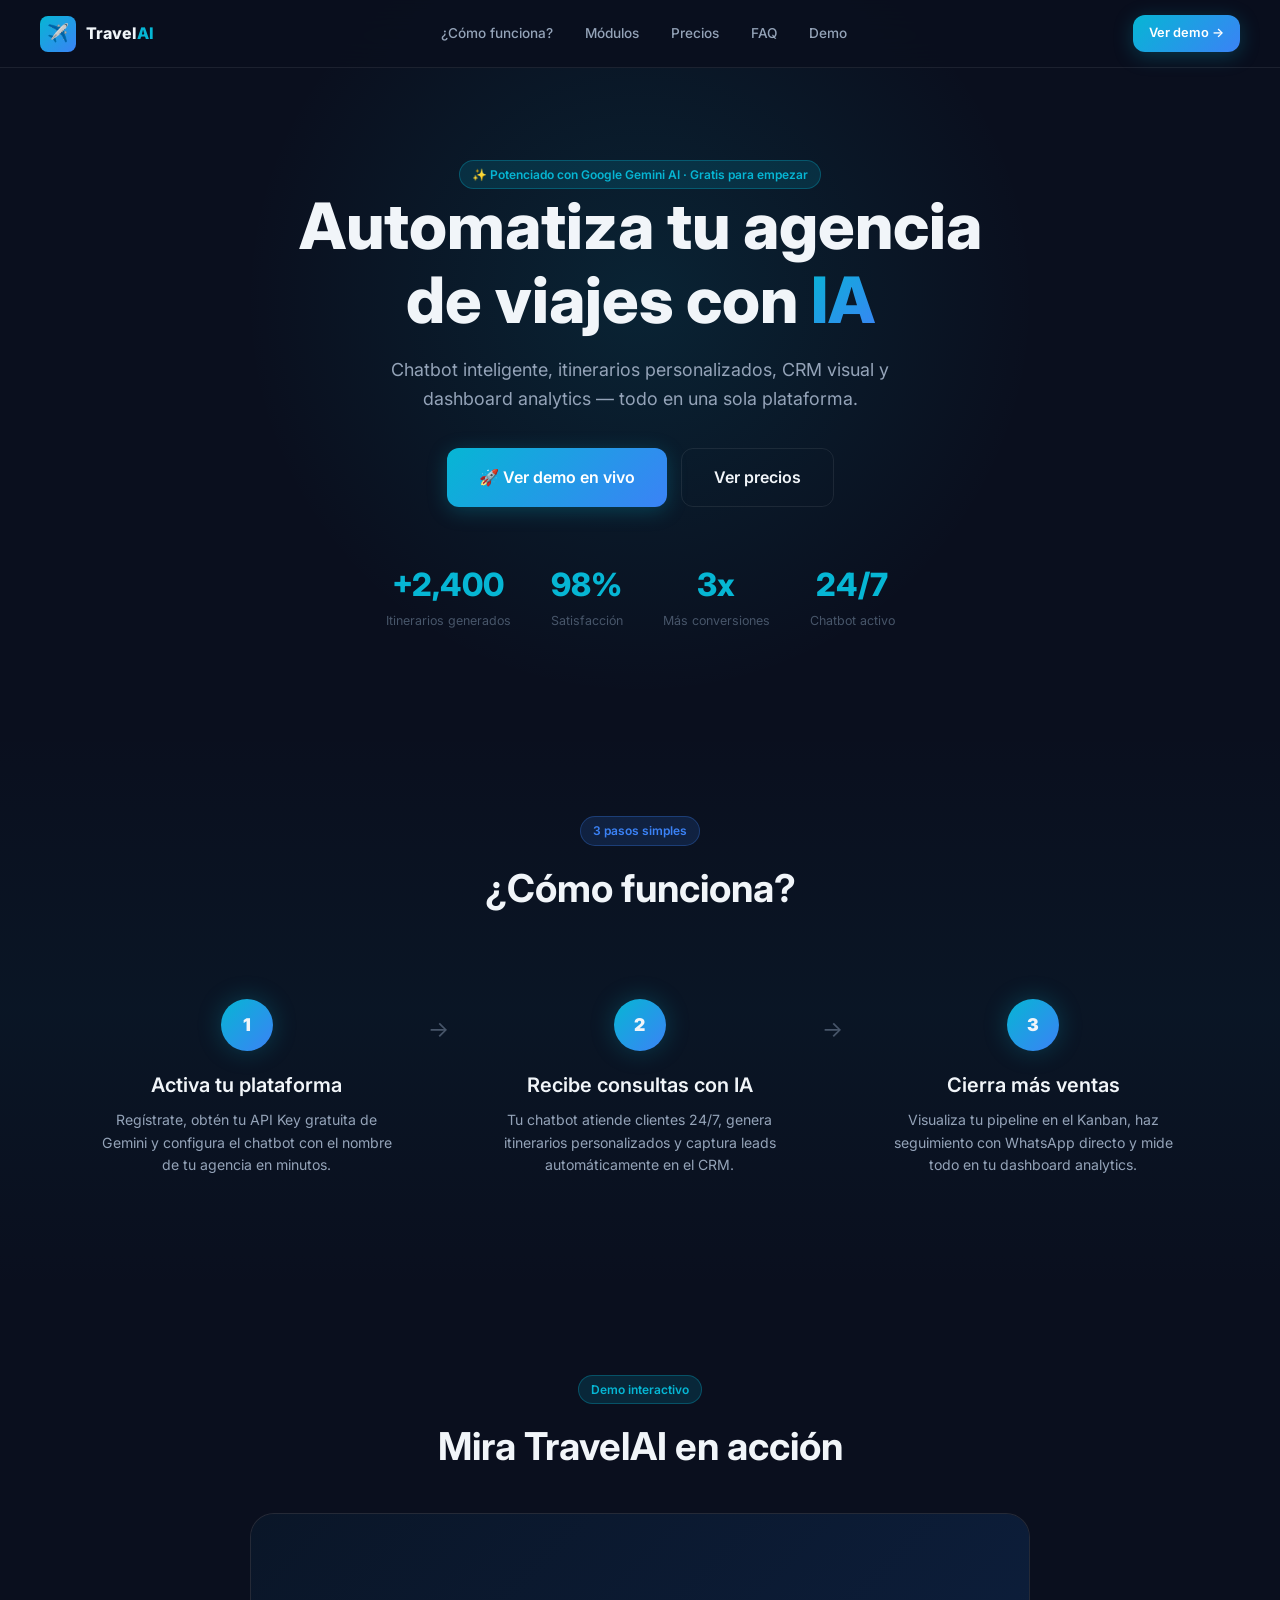
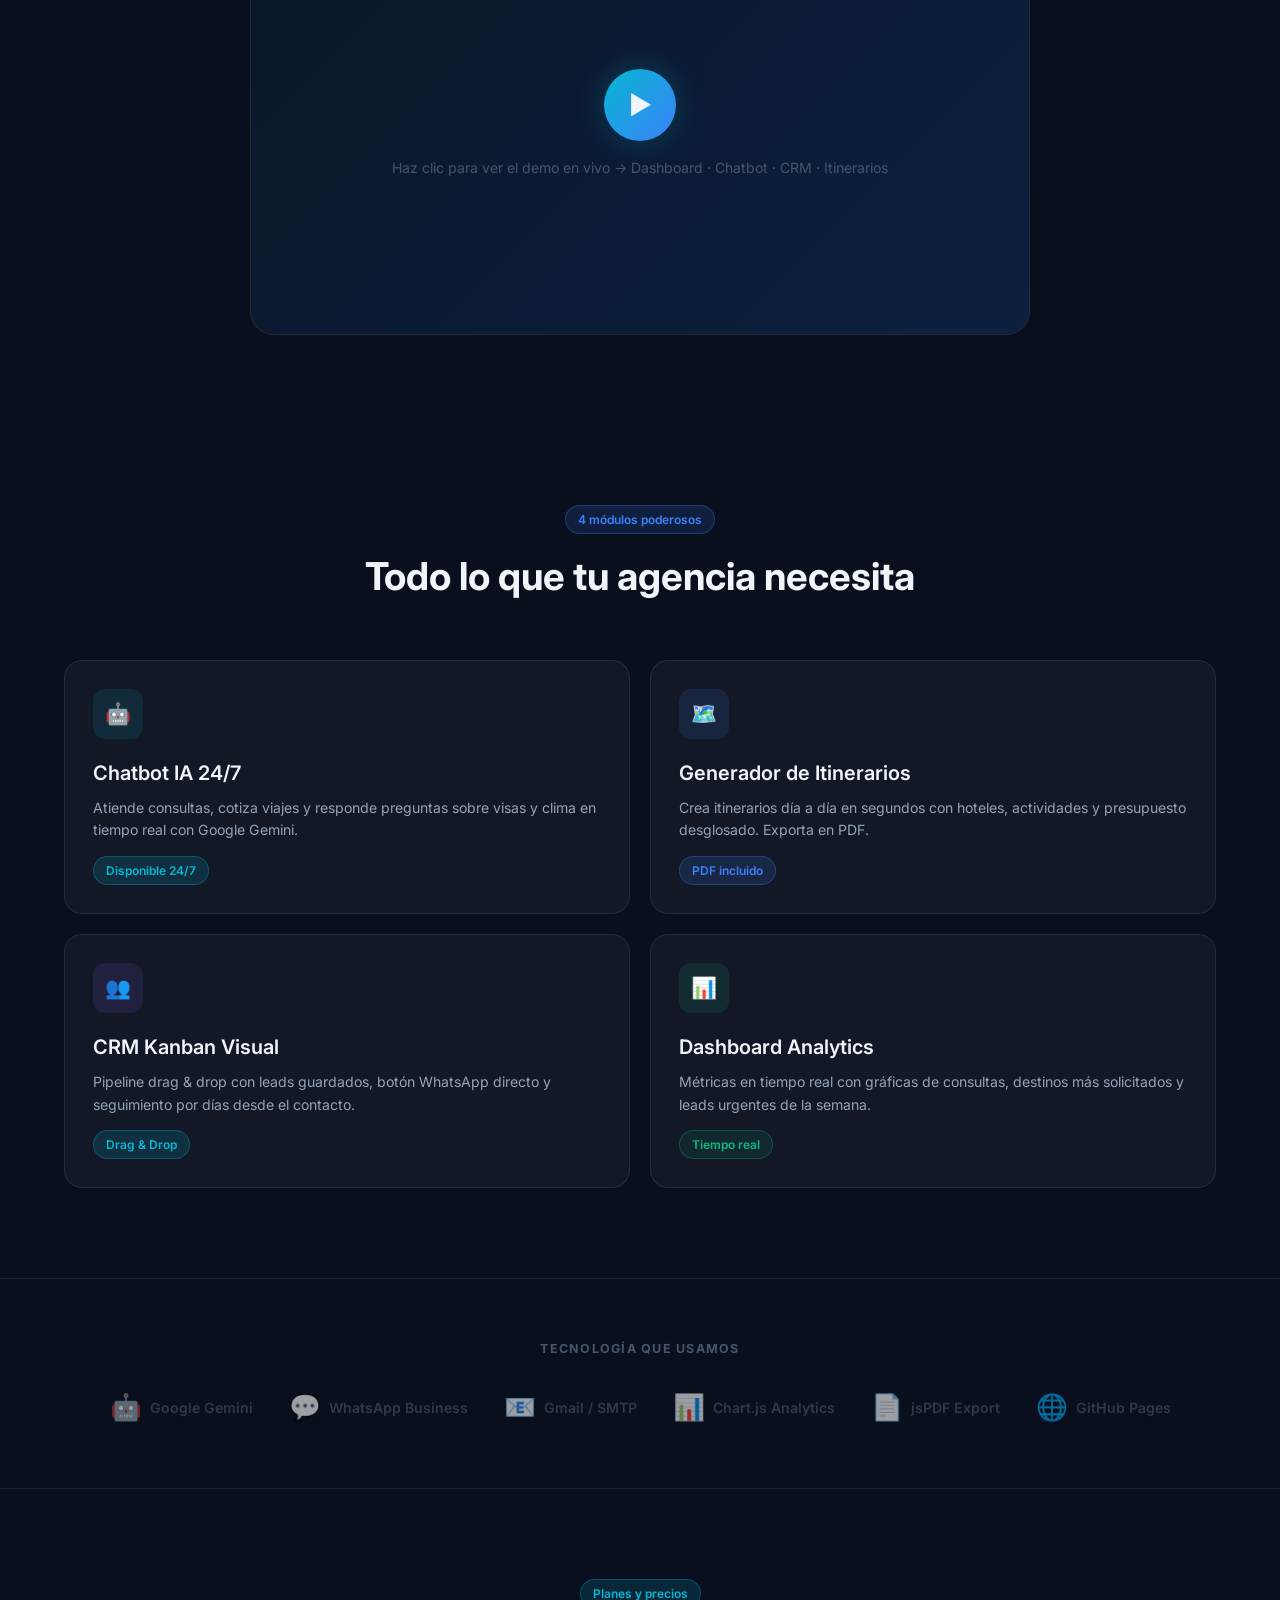
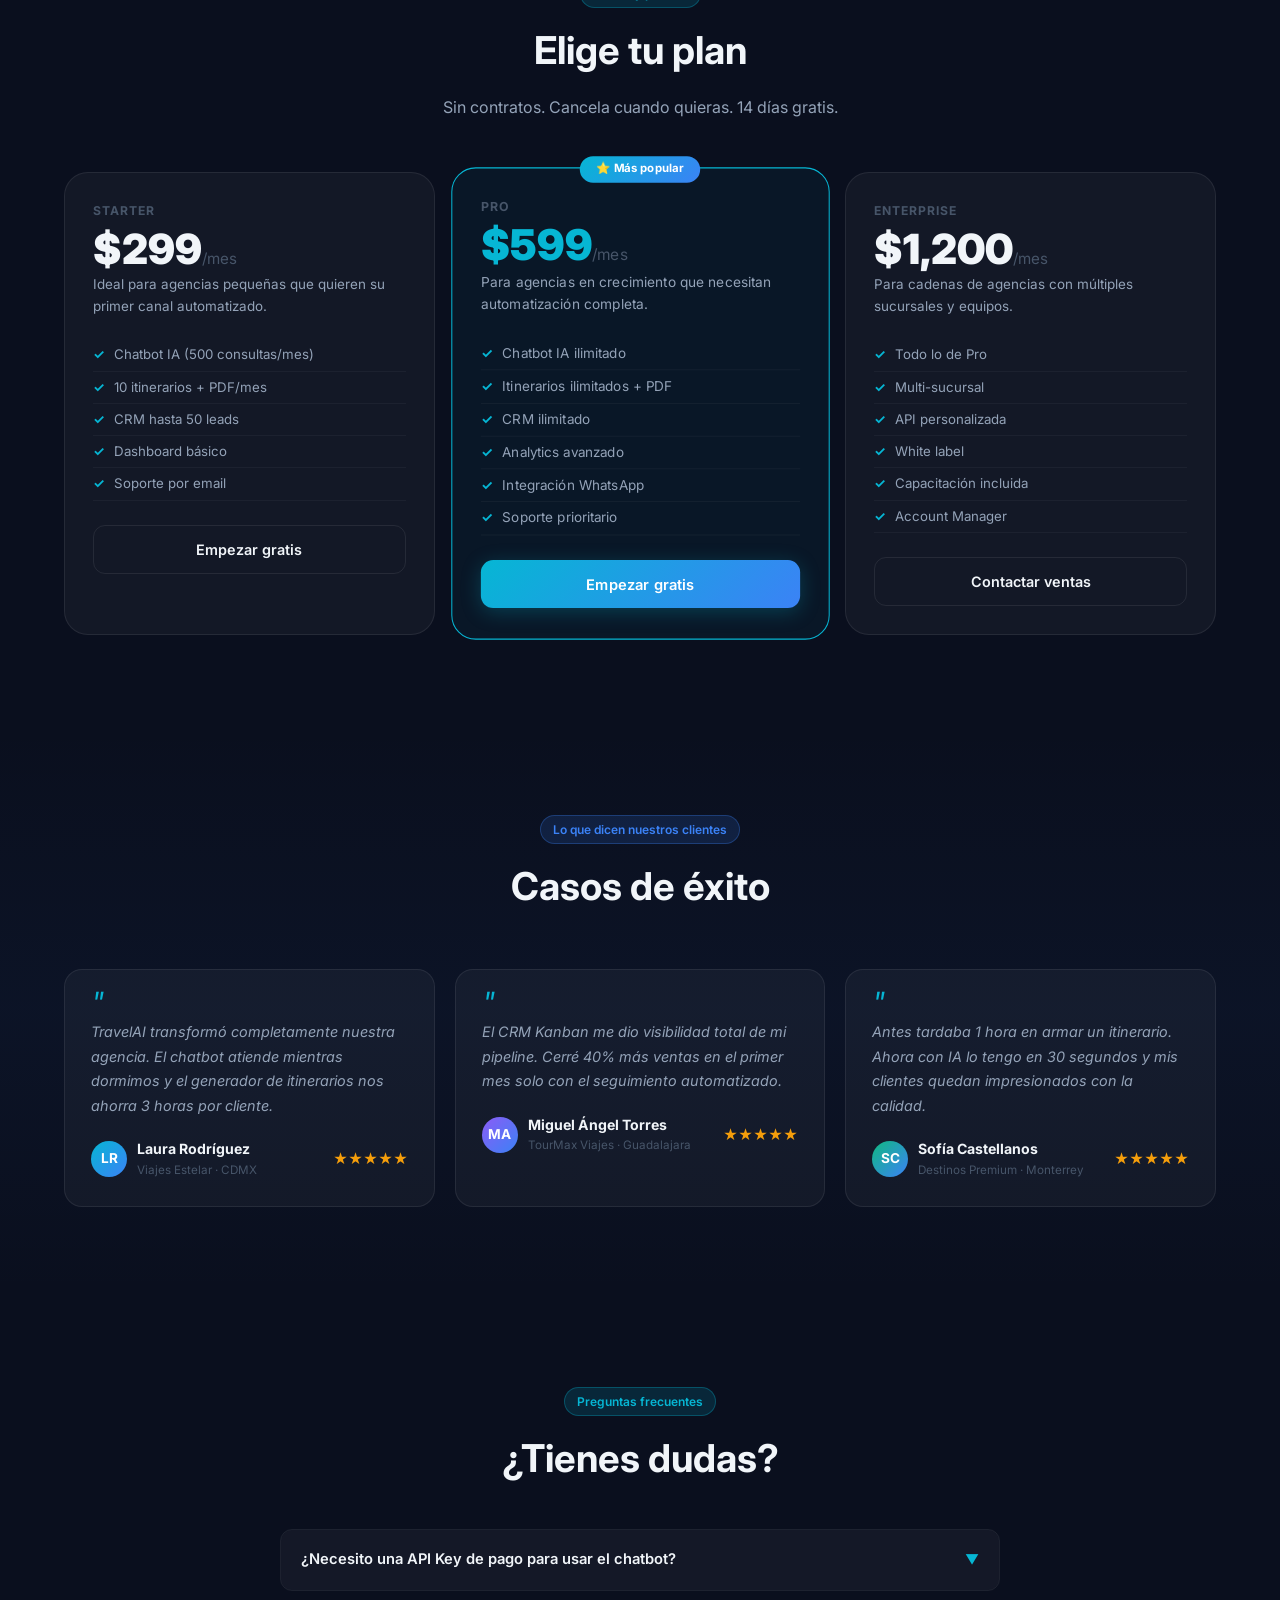
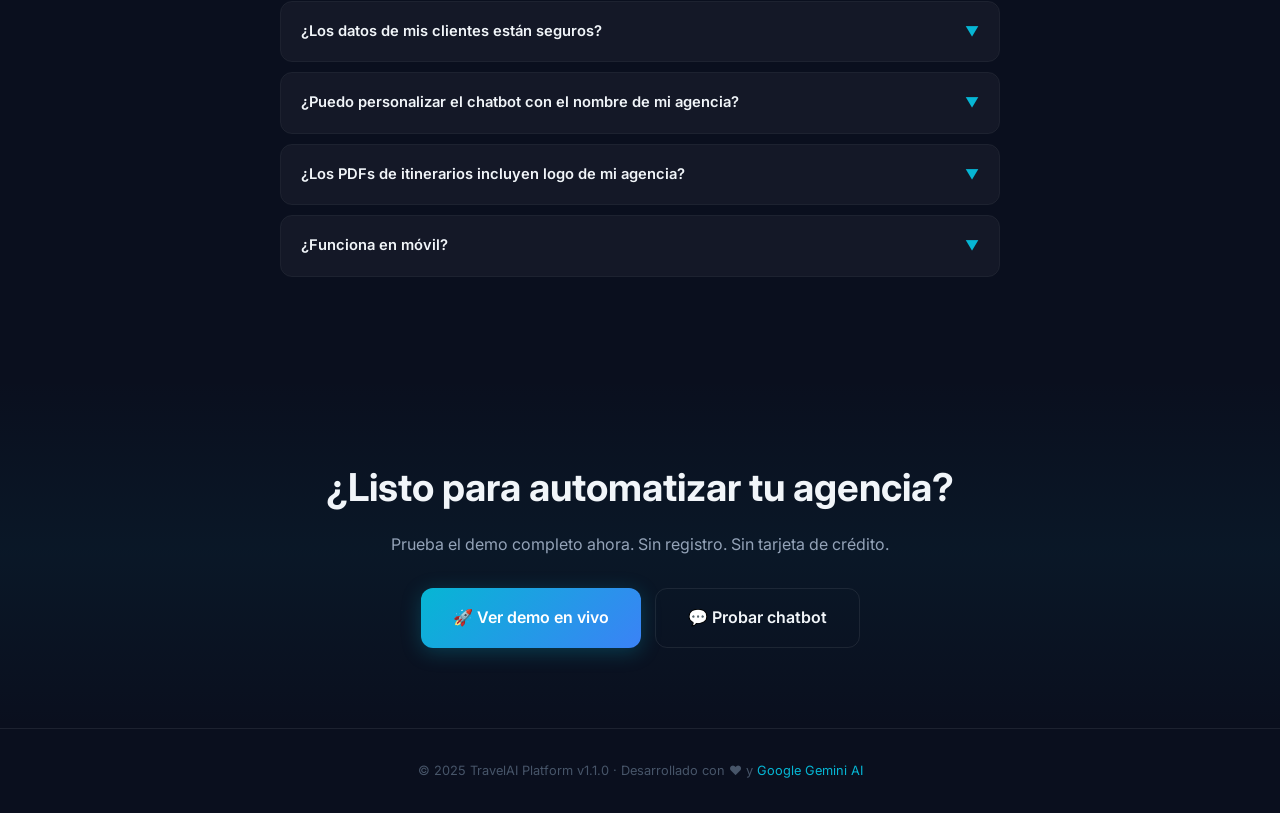
<file: index.html>
<!DOCTYPE html>
<html lang="es">
<head>
  <meta charset="UTF-8" /><meta name="viewport" content="width=device-width, initial-scale=1.0" />
  <title>TravelAI Platform — Automatiza tu agencia de viajes con IA</title>
  <meta name="description" content="TravelAI Platform: chatbot IA, generador de itinerarios, CRM y dashboard para agencias de viajes. Empieza gratis hoy." />
  <link rel="stylesheet" href="style.css" />
  <script src="config.js"></script>
  <style>
    .navbar { position:fixed;top:0;left:0;right:0;z-index:999;background:rgba(10,15,30,.88);backdrop-filter:blur(20px);border-bottom:1px solid var(--border);display:flex;align-items:center;justify-content:space-between;padding:0 40px;height:68px; }
    .nav-logo { display:flex;align-items:center;gap:10px; }
    .nav-logo .ico { width:36px;height:36px;border-radius:8px;background:linear-gradient(135deg,var(--cyan),var(--blue));display:flex;align-items:center;justify-content:center;font-size:1.1rem; }
    .nav-logo span { font-weight:800;font-size:1rem; }
    .nav-logo span em { color:var(--cyan);font-style:normal; }
    .nav-links { display:flex;align-items:center;gap:32px; }
    .nav-links a { font-size:.85rem;font-weight:500;color:var(--text-secondary);transition:var(--transition); }
    .nav-links a:hover { color:var(--text-primary); }
    .nav-cta { display:flex;gap:10px; }

    /* Hero */
    .hero { padding:160px 0 96px;text-align:center;position:relative;overflow:hidden; }
    .hero::before { content:'';position:absolute;top:-100px;left:50%;transform:translateX(-50%);width:800px;height:800px;background:radial-gradient(circle,rgba(6,182,212,.12) 0%,transparent 70%);pointer-events:none; }
    .hero h1 { margin-bottom:20px; }
    .hero h1 span { background:linear-gradient(135deg,var(--cyan),var(--blue));-webkit-background-clip:text;-webkit-text-fill-color:transparent; }
    .hero p { font-size:1.12rem;max-width:540px;margin:0 auto 34px; }
    .hero-cta { display:flex;gap:14px;justify-content:center;flex-wrap:wrap; }
    .hero-stats { display:flex;gap:40px;justify-content:center;margin-top:52px;flex-wrap:wrap; }
    .hstat .val { font-size:2rem;font-weight:800;color:var(--cyan); }
    .hstat .lbl { font-size:.78rem;color:var(--text-muted); }

    /* How it works */
    .how { padding:90px 0;background:linear-gradient(180deg,transparent,rgba(6,182,212,.04),transparent); }
    .steps { display:grid;grid-template-columns:repeat(3,1fr);gap:28px;margin-top:52px; }
    @media(max-width:768px){.steps,.features-grid,.pricing-grid,.logos-row{grid-template-columns:1fr!important;flex-direction:column;}}
    .step { text-align:center;padding:28px;position:relative; }
    .step-num { width:52px;height:52px;border-radius:50%;background:linear-gradient(135deg,var(--cyan),var(--blue));display:flex;align-items:center;justify-content:center;font-weight:900;font-size:1.1rem;margin:0 auto 18px;box-shadow:0 0 24px var(--cyan-glow); }
    .step h3 { margin-bottom:8px; }
    .step-arrow { position:absolute;right:-20px;top:40px;font-size:1.4rem;color:var(--text-muted); }
    .step:last-child .step-arrow { display:none; }

    /* Features */
    .features { padding:90px 0; }
    .features-grid { display:grid;grid-template-columns:repeat(2,1fr);gap:20px;margin-top:52px; }
    .fc { background:var(--bg-card);border:1px solid var(--border);border-radius:var(--radius-lg);padding:28px;transition:var(--transition);position:relative;overflow:hidden; }
    .fc::before { content:'';position:absolute;top:0;left:0;right:0;height:2px;background:linear-gradient(90deg,transparent,var(--cyan),transparent);opacity:0;transition:var(--transition); }
    .fc:hover { border-color:var(--border-accent);transform:translateY(-4px); }
    .fc:hover::before { opacity:1; }
    .fci { width:50px;height:50px;border-radius:var(--radius-md);display:flex;align-items:center;justify-content:center;font-size:1.3rem;margin-bottom:18px; }
    .fc h3 { margin-bottom:8px; }
    .fc p { font-size:.88rem; }

    /* Video placeholder */
    .video-section { padding:80px 0;text-align:center; }
    .video-box { max-width:780px;margin:36px auto 0;background:var(--bg-card);border:1px solid var(--border);border-radius:var(--radius-xl);overflow:hidden;position:relative;cursor:pointer;transition:var(--transition); }
    .video-box:hover { border-color:var(--cyan);box-shadow:0 0 40px var(--cyan-glow); }
    .video-thumb { height:420px;background:linear-gradient(135deg,#0a1628,#0d2040);display:flex;align-items:center;justify-content:center;flex-direction:column;gap:16px; }
    .play-btn { width:72px;height:72px;border-radius:50%;background:linear-gradient(135deg,var(--cyan),var(--blue));display:flex;align-items:center;justify-content:center;font-size:1.6rem;transition:var(--transition);box-shadow:0 0 30px var(--cyan-glow); }
    .video-box:hover .play-btn { transform:scale(1.1); }
    .video-label { color:var(--text-muted);font-size:.88rem; }

    /* Pricing */
    .pricing { padding:90px 0; }
    .pricing-grid { display:grid;grid-template-columns:repeat(3,1fr);gap:20px;margin-top:52px; }
    .pcard { background:var(--bg-card);border:1px solid var(--border);border-radius:var(--radius-xl);padding:28px;position:relative;transition:var(--transition); }
    .pcard.featured { border-color:var(--cyan);background:rgba(6,182,212,.05);transform:scale(1.02); }
    .popular { position:absolute;top:-12px;left:50%;transform:translateX(-50%);background:linear-gradient(135deg,var(--cyan),var(--blue));color:#fff;padding:4px 16px;border-radius:999px;font-size:.7rem;font-weight:700; }
    .pname { font-size:.76rem;font-weight:700;color:var(--text-muted);text-transform:uppercase;letter-spacing:.08em;margin-bottom:8px; }
    .pprice { font-size:2.6rem;font-weight:900;line-height:1;margin-bottom:4px; }
    .pprice span { font-size:.95rem;font-weight:400;color:var(--text-muted); }
    .pdesc { font-size:.84rem;margin-bottom:22px; }
    .pfeats { margin-bottom:24px; }
    .pfeats li { display:flex;align-items:center;gap:9px;font-size:.83rem;color:var(--text-secondary);padding:5px 0;border-bottom:1px solid rgba(255,255,255,.04); }
    .pfeats li::before { content:'✓';color:var(--cyan);font-weight:700;flex-shrink:0; }
    .pcard .btn { width:100%;justify-content:center; }

    /* Testimonials */
    .testimonials { padding:90px 0;background:linear-gradient(180deg,transparent,rgba(59,130,246,.04),transparent); }
    .tgrid { display:grid;grid-template-columns:repeat(3,1fr);gap:20px;margin-top:52px; }
    .tcard { background:var(--bg-card);border:1px solid var(--border);border-radius:var(--radius-lg);padding:26px; }
    .tquote { font-size:.9rem;line-height:1.7;color:var(--text-secondary);margin-bottom:20px;font-style:italic; }
    .tquote::before { content:'"';font-size:2rem;color:var(--cyan);line-height:.5;display:block;margin-bottom:8px; }
    .tauthor { display:flex;align-items:center;gap:10px; }
    .tav { width:36px;height:36px;border-radius:50%;background:linear-gradient(135deg,var(--cyan),var(--blue));display:flex;align-items:center;justify-content:center;font-weight:700;font-size:.85rem;color:#fff;flex-shrink:0; }
    .tname { font-weight:700;font-size:.88rem; }
    .tagency { font-size:.73rem;color:var(--text-muted); }
    .tstars { color:#f59e0b;font-size:.9rem;margin-left:auto; }

    /* Tech logos */
    .logos { padding:60px 0;border-top:1px solid var(--border);border-bottom:1px solid var(--border); }
    .logos-label { text-align:center;font-size:.78rem;font-weight:700;color:var(--text-muted);text-transform:uppercase;letter-spacing:.1em;margin-bottom:28px; }
    .logos-row { display:flex;align-items:center;justify-content:center;gap:36px;flex-wrap:wrap; }
    .logo-item { display:flex;align-items:center;gap:8px;color:var(--text-muted);font-size:.88rem;font-weight:600;opacity:.6;transition:var(--transition); }
    .logo-item:hover { opacity:1;color:var(--text-primary); }
    .logo-item .logi { font-size:1.6rem; }

    /* FAQ */
    .faq { padding:90px 0; }
    .faq-wrap { max-width:720px;margin:40px auto 0; }

    /* CTA */
    .cta-band { padding:80px 0;text-align:center;background:linear-gradient(180deg,transparent,rgba(6,182,212,.05),transparent); }
    .cta-band h2 { margin-bottom:14px; }
    .cta-band p { margin-bottom:30px; }
    .cta-band .ctabtns { display:flex;gap:14px;justify-content:center;flex-wrap:wrap; }

    /* Footer */
    footer { border-top:1px solid var(--border);padding:32px 0;text-align:center; }
    footer p { font-size:.8rem;color:var(--text-muted); }
    footer a { color:var(--cyan); }

    @media(max-width:768px){
      .nav-links{display:none}.navbar{padding:0 20px}
      .tgrid{grid-template-columns:1fr}
    }
  </style>
</head>
<body>
<!-- NAVBAR -->
<nav class="navbar">
  <div class="nav-logo"><div class="ico">✈️</div><span>Travel<em>AI</em></span></div>
  <div class="nav-links">
    <a href="#como">¿Cómo funciona?</a>
    <a href="#modulos">Módulos</a>
    <a href="#precios">Precios</a>
    <a href="#faq">FAQ</a>
    <a href="app/dashboard.html">Demo</a>
  </div>
  <div class="nav-cta"><a href="app/dashboard.html" class="btn btn-primary btn-sm">Ver demo →</a></div>
</nav>

<!-- HERO -->
<section class="hero">
  <div class="container">
    <div class="animate-fade-up"><span class="badge badge-cyan">✨ Potenciado con Google Gemini AI · Gratis para empezar</span></div>
    <h1 class="animate-fade-up delay-1">Automatiza tu agencia<br>de viajes con <span>IA</span></h1>
    <p class="animate-fade-up delay-2">Chatbot inteligente, itinerarios personalizados, CRM visual y dashboard analytics — todo en una sola plataforma.</p>
    <div class="hero-cta animate-fade-up delay-3">
      <a href="app/dashboard.html" id="cta-hero" class="btn btn-primary btn-lg">🚀 Ver demo en vivo</a>
      <a href="#precios" class="btn btn-outline btn-lg">Ver precios</a>
    </div>
    <div class="hero-stats animate-fade-up delay-4">
      <div class="hstat"><div class="val">+2,400</div><div class="lbl">Itinerarios generados</div></div>
      <div class="hstat"><div class="val">98%</div><div class="lbl">Satisfacción</div></div>
      <div class="hstat"><div class="val">3x</div><div class="lbl">Más conversiones</div></div>
      <div class="hstat"><div class="val">24/7</div><div class="lbl">Chatbot activo</div></div>
    </div>
  </div>
</section>

<!-- ¿CÓMO FUNCIONA? -->
<section class="how" id="como">
  <div class="container">
    <div style="text-align:center"><span class="badge badge-blue">3 pasos simples</span></div>
    <h2 style="text-align:center;margin-top:12px">¿Cómo funciona?</h2>
    <div class="steps">
      <div class="step">
        <div class="step-num">1</div>
        <h3>Activa tu plataforma</h3>
        <p style="font-size:.88rem">Regístrate, obtén tu API Key gratuita de Gemini y configura el chatbot con el nombre de tu agencia en minutos.</p>
        <div class="step-arrow">→</div>
      </div>
      <div class="step">
        <div class="step-num">2</div>
        <h3>Recibe consultas con IA</h3>
        <p style="font-size:.88rem">Tu chatbot atiende clientes 24/7, genera itinerarios personalizados y captura leads automáticamente en el CRM.</p>
        <div class="step-arrow">→</div>
      </div>
      <div class="step">
        <div class="step-num">3</div>
        <h3>Cierra más ventas</h3>
        <p style="font-size:.88rem">Visualiza tu pipeline en el Kanban, haz seguimiento con WhatsApp directo y mide todo en tu dashboard analytics.</p>
      </div>
    </div>
  </div>
</section>

<!-- VIDEO DEMO PLACEHOLDER -->
<section class="video-section">
  <div class="container">
    <span class="badge badge-cyan">Demo interactivo</span>
    <h2 style="margin-top:12px">Mira TravelAI en acción</h2>
    <div class="video-box" onclick="location.href='app/dashboard.html'">
      <div class="video-thumb">
        <div class="play-btn">▶</div>
        <div class="video-label">Haz clic para ver el demo en vivo → Dashboard · Chatbot · CRM · Itinerarios</div>
      </div>
    </div>
  </div>
</section>

<!-- MÓDULOS -->
<section class="features" id="modulos">
  <div class="container">
    <div style="text-align:center"><span class="badge badge-blue">4 módulos poderosos</span></div>
    <h2 style="text-align:center;margin-top:12px">Todo lo que tu agencia necesita</h2>
    <div class="features-grid">
      <div class="fc"><div class="fci" style="background:rgba(6,182,212,.12);color:var(--cyan)">🤖</div><h3>Chatbot IA 24/7</h3><p>Atiende consultas, cotiza viajes y responde preguntas sobre visas y clima en tiempo real con Google Gemini.</p><div style="margin-top:14px"><span class="badge badge-cyan">Disponible 24/7</span></div></div>
      <div class="fc"><div class="fci" style="background:rgba(59,130,246,.12);color:var(--blue)">🗺️</div><h3>Generador de Itinerarios</h3><p>Crea itinerarios día a día en segundos con hoteles, actividades y presupuesto desglosado. Exporta en PDF.</p><div style="margin-top:14px"><span class="badge badge-blue">PDF incluido</span></div></div>
      <div class="fc"><div class="fci" style="background:rgba(139,92,246,.12);color:var(--violet)">👥</div><h3>CRM Kanban Visual</h3><p>Pipeline drag & drop con leads guardados, botón WhatsApp directo y seguimiento por días desde el contacto.</p><div style="margin-top:14px"><span class="badge badge-cyan">Drag & Drop</span></div></div>
      <div class="fc"><div class="fci" style="background:rgba(16,185,129,.12);color:var(--emerald)">📊</div><h3>Dashboard Analytics</h3><p>Métricas en tiempo real con gráficas de consultas, destinos más solicitados y leads urgentes de la semana.</p><div style="margin-top:14px"><span class="badge badge-green">Tiempo real</span></div></div>
    </div>
  </div>
</section>

<!-- LOGOS TECNOLOGÍA -->
<section class="logos">
  <div class="container">
    <div class="logos-label">Tecnología que usamos</div>
    <div class="logos-row">
      <div class="logo-item"><span class="logi">🤖</span><span>Google Gemini</span></div>
      <div class="logo-item"><span class="logi">💬</span><span>WhatsApp Business</span></div>
      <div class="logo-item"><span class="logi">📧</span><span>Gmail / SMTP</span></div>
      <div class="logo-item"><span class="logi">📊</span><span>Chart.js Analytics</span></div>
      <div class="logo-item"><span class="logi">📄</span><span>jsPDF Export</span></div>
      <div class="logo-item"><span class="logi">🌐</span><span>GitHub Pages</span></div>
    </div>
  </div>
</section>

<!-- PRECIOS -->
<section class="pricing" id="precios">
  <div class="container">
    <div style="text-align:center"><span class="badge badge-cyan">Planes y precios</span></div>
    <h2 style="text-align:center;margin-top:12px">Elige tu plan</h2>
    <p style="text-align:center;max-width:480px;margin:.8rem auto 0">Sin contratos. Cancela cuando quieras. 14 días gratis.</p>
    <div class="pricing-grid">
      <div class="pcard">
        <div class="pname">Starter</div>
        <div class="pprice">$299<span>/mes</span></div>
        <p class="pdesc">Ideal para agencias pequeñas que quieren su primer canal automatizado.</p>
        <ul class="pfeats">
          <li>Chatbot IA (500 consultas/mes)</li><li>10 itinerarios + PDF/mes</li>
          <li>CRM hasta 50 leads</li><li>Dashboard básico</li><li>Soporte por email</li>
        </ul>
        <a href="app/dashboard.html" class="btn btn-outline">Empezar gratis</a>
      </div>
      <div class="pcard featured">
        <div class="popular">⭐ Más popular</div>
        <div class="pname">Pro</div>
        <div class="pprice" style="color:var(--cyan)">$599<span>/mes</span></div>
        <p class="pdesc">Para agencias en crecimiento que necesitan automatización completa.</p>
        <ul class="pfeats">
          <li>Chatbot IA ilimitado</li><li>Itinerarios ilimitados + PDF</li>
          <li>CRM ilimitado</li><li>Analytics avanzado</li>
          <li>Integración WhatsApp</li><li>Soporte prioritario</li>
        </ul>
        <a href="app/dashboard.html" class="btn btn-primary">Empezar gratis</a>
      </div>
      <div class="pcard">
        <div class="pname">Enterprise</div>
        <div class="pprice">$1,200<span>/mes</span></div>
        <p class="pdesc">Para cadenas de agencias con múltiples sucursales y equipos.</p>
        <ul class="pfeats">
          <li>Todo lo de Pro</li><li>Multi-sucursal</li>
          <li>API personalizada</li><li>White label</li>
          <li>Capacitación incluida</li><li>Account Manager</li>
        </ul>
        <a href="app/dashboard.html" class="btn btn-outline">Contactar ventas</a>
      </div>
    </div>
  </div>
</section>

<!-- TESTIMONIOS -->
<section class="testimonials" id="testimonios">
  <div class="container">
    <div style="text-align:center"><span class="badge badge-blue">Lo que dicen nuestros clientes</span></div>
    <h2 style="text-align:center;margin-top:12px">Casos de éxito</h2>
    <div class="tgrid">
      <div class="tcard">
        <div class="tquote">TravelAI transformó completamente nuestra agencia. El chatbot atiende mientras dormimos y el generador de itinerarios nos ahorra 3 horas por cliente.</div>
        <div class="tauthor">
          <div class="tav">LR</div>
          <div><div class="tname">Laura Rodríguez</div><div class="tagency">Viajes Estelar · CDMX</div></div>
          <div class="tstars">★★★★★</div>
        </div>
      </div>
      <div class="tcard">
        <div class="tquote">El CRM Kanban me dio visibilidad total de mi pipeline. Cerré 40% más ventas en el primer mes solo con el seguimiento automatizado.</div>
        <div class="tauthor">
          <div class="tav" style="background:linear-gradient(135deg,var(--violet),var(--blue))">MA</div>
          <div><div class="tname">Miguel Ángel Torres</div><div class="tagency">TourMax Viajes · Guadalajara</div></div>
          <div class="tstars">★★★★★</div>
        </div>
      </div>
      <div class="tcard">
        <div class="tquote">Antes tardaba 1 hora en armar un itinerario. Ahora con IA lo tengo en 30 segundos y mis clientes quedan impresionados con la calidad.</div>
        <div class="tauthor">
          <div class="tav" style="background:linear-gradient(135deg,var(--emerald),var(--blue))">SC</div>
          <div><div class="tname">Sofía Castellanos</div><div class="tagency">Destinos Premium · Monterrey</div></div>
          <div class="tstars">★★★★★</div>
        </div>
      </div>
    </div>
  </div>
</section>

<!-- FAQ -->
<section class="faq" id="faq">
  <div class="container">
    <div style="text-align:center"><span class="badge badge-cyan">Preguntas frecuentes</span></div>
    <h2 style="text-align:center;margin-top:12px">¿Tienes dudas?</h2>
    <div class="faq-wrap">
      <div class="faq-item" onclick="toggleFaq(this)">
        <div class="faq-question">¿Necesito una API Key de pago para usar el chatbot?<span class="faq-chevron">▼</span></div>
        <div class="faq-answer">No. Usamos Google Gemini AI que ofrece un plan gratuito muy generoso (15 solicitudes/minuto). Solo necesitas una cuenta de Google para obtener tu key gratis en aistudio.google.com. Para volúmenes empresariales hay planes de pago opcionales.</div>
      </div>
      <div class="faq-item" onclick="toggleFaq(this)">
        <div class="faq-question">¿Los datos de mis clientes están seguros?<span class="faq-chevron">▼</span></div>
        <div class="faq-answer">Sí. Las API Keys se guardan solo en sessionStorage de tu navegador (se borran al cerrar la pestaña) y nunca se envían a nuestros servidores. Los leads del CRM se guardan en localStorage de tu dispositivo.</div>
      </div>
      <div class="faq-item" onclick="toggleFaq(this)">
        <div class="faq-question">¿Puedo personalizar el chatbot con el nombre de mi agencia?<span class="faq-chevron">▼</span></div>
        <div class="faq-answer">Sí. En el archivo config.js puedes cambiar agencyName y el system prompt del chatbot para que responda con el nombre y estilo de comunicación de tu agencia. En el plan Enterprise también ofrecemos white label completo.</div>
      </div>
      <div class="faq-item" onclick="toggleFaq(this)">
        <div class="faq-question">¿Los PDFs de itinerarios incluyen logo de mi agencia?<span class="faq-chevron">▼</span></div>
        <div class="faq-answer">El plan Demo muestra "TravelAI Platform" en el header del PDF. En los planes Pro y Enterprise puedes agregar el logo y colores de tu propia agencia al PDF generado.</div>
      </div>
      <div class="faq-item" onclick="toggleFaq(this)">
        <div class="faq-question">¿Funciona en móvil?<span class="faq-chevron">▼</span></div>
        <div class="faq-answer">Sí, la plataforma es 100% responsive. El sidebar colapsa a menú hamburguesa en móvil. El chatbot y el generador de itinerarios funcionan perfectamente desde cualquier dispositivo.</div>
      </div>
    </div>
  </div>
</section>

<!-- CTA FINAL -->
<section class="cta-band">
  <div class="container">
    <h2>¿Listo para automatizar tu agencia?</h2>
    <p>Prueba el demo completo ahora. Sin registro. Sin tarjeta de crédito.</p>
    <div class="ctabtns">
      <a href="app/dashboard.html" class="btn btn-primary btn-lg">🚀 Ver demo en vivo</a>
      <a href="app/chatbot.html" class="btn btn-outline btn-lg">💬 Probar chatbot</a>
    </div>
  </div>
</section>

<footer>
  <div class="container">
    <p>© 2025 TravelAI Platform v<script>document.write(TRAVELAI_CONFIG.version)</script> · Desarrollado con ❤️ y <a href="#">Google Gemini AI</a></p>
  </div>
</footer>

<script>
  function toggleFaq(el) {
    const isOpen = el.classList.contains('open');
    document.querySelectorAll('.faq-item').forEach(f => f.classList.remove('open'));
    if (!isOpen) el.classList.add('open');
  }
</script>
</body>
</html>
</file>
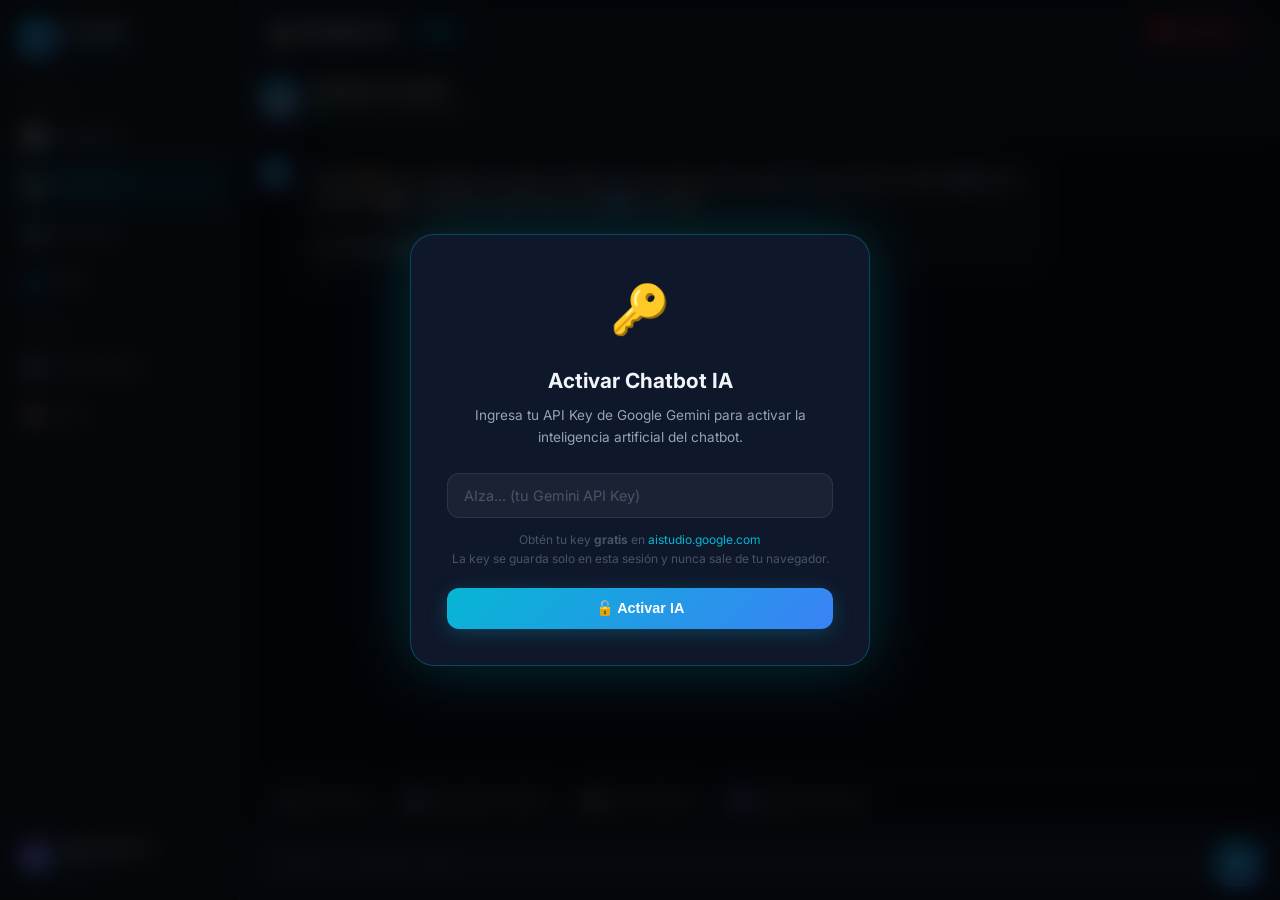
<file: app/chatbot.html>
<!DOCTYPE html>
<html lang="es">
<head>
  <meta charset="UTF-8" /><meta name="viewport" content="width=device-width, initial-scale=1.0" />
  <title>Chatbot IA — TravelAI Platform</title>
  <link rel="stylesheet" href="../style.css" />
  <script src="../config.js"></script>
  <style>
    .chat-wrap { display:flex; flex-direction:column; height:calc(100vh - 64px); }
    .chat-top { padding:14px 20px; border-bottom:1px solid var(--border); background:var(--bg-card); display:flex; align-items:center; gap:12px; flex-wrap:wrap; }
    .bot-av { width:40px;height:40px;border-radius:50%;background:linear-gradient(135deg,var(--cyan),var(--blue));display:flex;align-items:center;justify-content:center;font-size:1.2rem;flex-shrink:0;animation:pulse-glow 3s infinite; }
    .bot-info .bn { font-weight:700;font-size:.95rem; }
    .bot-info .bs { font-size:.72rem;color:var(--emerald); }
    .chat-msgs { flex:1;overflow-y:auto;padding:20px;display:flex;flex-direction:column;gap:14px; }
    .msg { display:flex;gap:10px;max-width:78%; }
    .msg.user { align-self:flex-end;flex-direction:row-reverse; }
    .msg-av { width:30px;height:30px;border-radius:50%;flex-shrink:0;display:flex;align-items:center;justify-content:center;font-size:.8rem;margin-top:2px; }
    .msg.bot .msg-av { background:linear-gradient(135deg,var(--cyan),var(--blue)); }
    .msg.user .msg-av { background:linear-gradient(135deg,var(--violet),var(--blue)); }
    .msg-body {}
    .msg-bub { padding:11px 15px;border-radius:16px;font-size:.87rem;line-height:1.6; }
    .msg.bot .msg-bub { background:var(--bg-card);border:1px solid var(--border);border-bottom-left-radius:4px;color:var(--text-primary); }
    .msg.user .msg-bub { background:linear-gradient(135deg,var(--cyan),var(--blue));color:#fff;border-bottom-right-radius:4px; }
    .msg-time { font-size:.68rem;color:var(--text-muted);margin-top:4px;padding:0 4px; }
    .msg.user .msg-time { text-align:right; }
    .typing { display:flex;gap:4px;align-items:center;padding:6px 0; }
    .typing span { width:7px;height:7px;border-radius:50%;background:var(--cyan);animation:bounce 1.2s infinite; }
    .typing span:nth-child(2){animation-delay:.2s}.typing span:nth-child(3){animation-delay:.4s}
    @keyframes bounce{0%,60%,100%{transform:translateY(0)}30%{transform:translateY(-7px)}}
    .quick-btns { padding:10px 20px;display:flex;gap:8px;flex-wrap:wrap;border-top:1px solid var(--border); }
    .qbtn { background:var(--bg-card);border:1px solid var(--border);border-radius:999px;padding:7px 14px;font-size:.78rem;color:var(--text-secondary);cursor:pointer;transition:var(--transition);font-family:'Inter',sans-serif; }
    .qbtn:hover { border-color:var(--cyan);color:var(--cyan);background:var(--cyan-dim); }
    .chat-in { padding:14px 20px;border-top:1px solid var(--border);background:var(--bg-surface);display:flex;gap:10px;align-items:flex-end; }
    .cin { flex:1;background:var(--bg-card);border:1px solid var(--border);border-radius:var(--radius-md);padding:11px 14px;color:var(--text-primary);font-size:.88rem;resize:none;min-height:44px;max-height:110px;font-family:'Inter',sans-serif;transition:var(--transition); }
    .cin:focus { border-color:var(--cyan); }
    .cin::placeholder { color:var(--text-muted); }
    .sbtn { width:44px;height:44px;border-radius:var(--radius-md);background:linear-gradient(135deg,var(--cyan),var(--blue));color:#fff;font-size:1.1rem;flex-shrink:0;transition:var(--transition);display:flex;align-items:center;justify-content:center;border:none;cursor:pointer; }
    .sbtn:hover { transform:scale(1.06);filter:brightness(1.1); }
    .sbtn:disabled { opacity:.5;cursor:not-allowed;transform:none; }
  </style>
</head>
<body>

<!-- API KEY MODAL -->
<div class="api-modal-overlay" id="apiModal">
  <div class="api-modal">
    <div class="key-icon">🔑</div>
    <h2>Activar Chatbot IA</h2>
    <p>Ingresa tu API Key de Google Gemini para activar la inteligencia artificial del chatbot.</p>
    <input id="modalKey" type="password" class="api-key-input" placeholder="AIza... (tu Gemini API Key)" />
    <div class="api-key-hint">
      Obtén tu key <strong>gratis</strong> en <a href="https://aistudio.google.com" target="_blank">aistudio.google.com</a><br>
      La key se guarda solo en esta sesión y nunca sale de tu navegador.
    </div>
    <button class="btn btn-primary" style="width:100%;justify-content:center" onclick="saveApiKey()">🔓 Activar IA</button>
  </div>
</div>

<div class="app-layout">
  <!-- SIDEBAR BACKDROP (mobile) -->
  <div class="sidebar-backdrop" id="sidebarBackdrop" onclick="toggleSidebar()"></div>

  <!-- SIDEBAR -->
  <aside class="sidebar" id="sidebar">
    <div class="sidebar-logo">
      <div class="logo-icon">✈️</div>
      <div><div class="logo-text">TravelAI</div><div class="logo-sub">PLATFORM</div></div>
    </div>
    <nav class="sidebar-nav">
      <div class="sidebar-section-label">Principal</div>
      <a href="dashboard.html" class="nav-item"><span class="nav-icon">📊</span> Dashboard</a>
      <a href="chatbot.html" class="nav-item active"><span class="nav-icon">🤖</span> Chatbot IA</a>
      <a href="itinerario.html" class="nav-item"><span class="nav-icon">🗺️</span> Itinerarios</a>
      <a href="crm.html" class="nav-item"><span class="nav-icon">👥</span> CRM</a>
      <div class="sidebar-section-label">Sistema</div>
      <a href="#" class="nav-item"><span class="nav-icon">⚙️</span> Configuración</a>
      <a href="../index.html" class="nav-item"><span class="nav-icon">🏠</span> Inicio</a>
    </nav>
    <div class="sidebar-footer">
      <div class="sidebar-user">
        <div class="user-avatar">AG</div>
        <div class="user-info"><div class="user-name">Agencia Demo</div><div class="user-plan">Plan Pro</div></div>
      </div>
    </div>
  </aside>

  <!-- MAIN -->
  <div class="main-content">
    <header class="app-header">
      <div style="display:flex;align-items:center;gap:12px">
        <button class="hamburger" onclick="toggleSidebar()"><span></span><span></span><span></span></button>
        <h1>🤖 Chatbot IA</h1>
        <span class="badge badge-cyan">DEMO</span>
      </div>
      <div class="app-header-right">
        <span id="apiStatusBadge" class="api-status-badge inactive" onclick="showApiModal()" title="Clic para cambiar API Key">🔴 Sin API Key</span>
      </div>
    </header>

    <div class="chat-wrap">
      <div class="chat-top">
        <div class="bot-av">🤖</div>
        <div class="bot-info">
          <div class="bn">Asistente TravelAI</div>
          <div class="bs">● En línea · Gemini AI (Gratis)</div>
        </div>
      </div>

      <div class="chat-msgs" id="chatMsgs"></div>

      <div class="quick-btns">
        <button class="qbtn" onclick="quickSend('✈️ Quiero cotizar un viaje')">✈️ Cotizar viaje</button>
        <button class="qbtn" onclick="quickSend('🗺️ Recomiéndame un destino para este mes')">🗺️ Recomendar destino</button>
        <button class="qbtn" onclick="quickSend('📋 Crea un itinerario para mí')">📋 Crear itinerario</button>
        <button class="qbtn" onclick="quickSend('🛂 ¿Qué documentos necesito para viajar?')">🛂 Requisitos de viaje</button>
      </div>

      <div class="chat-in">
        <textarea id="chatIn" class="cin" rows="1" placeholder="Escribe tu consulta de viaje..." onkeydown="handleKey(event)" oninput="autoResize(this)"></textarea>
        <button class="sbtn" id="sendBtn" onclick="sendMsg()" title="Enviar">➤</button>
      </div>
    </div>
  </div>
</div>

<script>
  const SYS = `Eres un asistente experto de agencia de viajes llamado TravelAI. 
Ayudas a cotizar viajes, recomendar destinos, crear itinerarios y responder dudas sobre visas, clima y presupuestos. 
Responde siempre en español, de forma amigable y profesional. Usa emojis moderadamente.
Cuando des precios, especifica que son aproximados en USD o MXN. Sé conciso (máx 200 palabras salvo itinerarios).`;

  let history = JSON.parse(sessionStorage.getItem('travelai_chat') || '[]');
  let busy = false;

  function getKey() { return sessionStorage.getItem(TRAVELAI_CONFIG.sessionKeyName) || ''; }

  function updateBadge() {
    const b = document.getElementById('apiStatusBadge');
    if (getKey()) { b.className='api-status-badge active'; b.textContent='🟢 API Key activa'; }
    else { b.className='api-status-badge inactive'; b.textContent='🔴 Sin API Key'; }
  }

  function showApiModal() { document.getElementById('apiModal').style.display='flex'; }
  function hideApiModal() { document.getElementById('apiModal').style.display='none'; }

  function saveApiKey() {
    const v = document.getElementById('modalKey').value.trim();
    if (!v) { alert('Por favor ingresa una API Key válida.'); return; }
    sessionStorage.setItem(TRAVELAI_CONFIG.sessionKeyName, v);
    updateBadge(); hideApiModal();
    addMsg('bot','✅ ¡API Key activada! Ya puedo ayudarte con tus consultas de viaje. ¿A dónde quieres ir?');
  }

  function now() { return new Date().toLocaleTimeString('es-MX',{hour:'2-digit',minute:'2-digit'}); }

  function addMsg(role, text, save=true) {
    const c = document.getElementById('chatMsgs');
    const d = document.createElement('div');
    d.className = `msg ${role}`;
    d.innerHTML = `
      <div class="msg-av">${role==='bot'?'🤖':'👤'}</div>
      <div class="msg-body">
        <div class="msg-bub">${text.replace(/\n/g,'<br>')}</div>
        <div class="msg-time">${now()}</div>
      </div>`;
    c.appendChild(d); c.scrollTop = c.scrollHeight;
    if (save) {
      history.push({role, text});
      sessionStorage.setItem('travelai_chat', JSON.stringify(history.slice(-40)));
    }
  }

  function showTyping() {
    const c = document.getElementById('chatMsgs');
    const d = document.createElement('div'); d.className='msg bot'; d.id='typing';
    d.innerHTML=`<div class="msg-av">🤖</div><div class="msg-body"><div class="msg-bub"><div class="typing"><span></span><span></span><span></span></div></div></div>`;
    c.appendChild(d); c.scrollTop=c.scrollHeight;
  }
  function removeTyping() { const t=document.getElementById('typing'); if(t)t.remove(); }

  async function callGemini(msg) {
    const key = getKey();
    if (!key) return '⚠️ Sin API Key. Haz clic en el indicador rojo de arriba para ingresarla.';
    const contents = history.filter(h=>h.role!='system').map(h=>({role:h.role==='bot'?'model':'user',parts:[{text:h.text}]}));
    contents.push({role:'user',parts:[{text:msg}]});
    try {
      const r = await fetch(`${TRAVELAI_CONFIG.apiEndpoint}?key=${key}`,{
        method:'POST',headers:{'Content-Type':'application/json'},
        body:JSON.stringify({system_instruction:{parts:[{text:SYS}]},contents})
      });
      if(!r.ok){ const e=await r.json(); return e.status===400?'❌ API Key inválida. Haz clic en el indicador rojo para cambiarla.':`❌ Error: ${e.error?.message||'Error de conexión.'}`; }
      const d=await r.json();
      return d.candidates?.[0]?.content?.parts?.[0]?.text||'No obtuve respuesta.';
    } catch(e){ return '❌ Error de conexión. Verifica tu internet y la API Key.'; }
  }

  async function sendMsg() {
    const el = document.getElementById('chatIn');
    const txt = el.value.trim();
    if (!txt || busy) return;
    el.value=''; el.style.height='auto'; busy=true;
    document.getElementById('sendBtn').disabled=true;
    addMsg('user', txt);
    showTyping();
    const reply = await callGemini(txt);
    removeTyping(); addMsg('bot', reply);
    busy=false; document.getElementById('sendBtn').disabled=false;
    el.focus();
  }

  function quickSend(t) { document.getElementById('chatIn').value=t; sendMsg(); }
  function handleKey(e) { if(e.key==='Enter'&&!e.shiftKey){e.preventDefault();sendMsg();} }
  function autoResize(el) { el.style.height='auto';el.style.height=Math.min(el.scrollHeight,110)+'px'; }
  function toggleSidebar() {
    document.getElementById('sidebar').classList.toggle('open');
    document.getElementById('sidebarBackdrop').classList.toggle('open');
  }

  // Init
  updateBadge();
  if (!getKey()) showApiModal();

  // Restore chat history
  if (history.length > 0) {
    history.forEach(h => addMsg(h.role, h.text, false));
  } else {
    addMsg('bot','¡Hola! 👋 Soy tu asistente de viajes TravelAI con IA. Puedo cotizar viajes ✈️, recomendar destinos 🗺️, crear itinerarios 📋 y responder dudas sobre visas 🛂 y clima 🌤️.\n\n¿En qué te ayudo hoy?', false);
  }

  // Enter modal on Enter key
  document.getElementById('modalKey').addEventListener('keydown', e => { if(e.key==='Enter') saveApiKey(); });
</script>
</body>
</html>
</file>
<file: style.css>
/* ============================================================
   TravelAI Platform — Global Design System
   Dark Tech Premium + Glassmorphism
   Fuente: Inter (Google Fonts)
   ============================================================ */

@import url('https://fonts.googleapis.com/css2?family=Inter:wght@300;400;500;600;700;800;900&display=swap');

/* ── CSS Variables ─────────────────────────────────────────── */
:root {
  --bg-base:        #0a0f1e;
  --bg-surface:     #0f172a;
  --bg-sidebar:     #111827;
  --bg-card:        rgba(255, 255, 255, 0.04);
  --bg-card-hover:  rgba(255, 255, 255, 0.07);
  --border:         rgba(255, 255, 255, 0.08);
  --border-accent:  rgba(6, 182, 212, 0.3);

  --cyan:           #06b6d4;
  --cyan-dim:       rgba(6, 182, 212, 0.15);
  --cyan-glow:      rgba(6, 182, 212, 0.25);
  --blue:           #3b82f6;
  --blue-dim:       rgba(59, 130, 246, 0.15);
  --violet:         #8b5cf6;
  --emerald:        #10b981;
  --rose:           #f43f5e;
  --amber:          #f59e0b;

  --text-primary:   #f1f5f9;
  --text-secondary: #94a3b8;
  --text-muted:     #475569;

  --radius-sm:      6px;
  --radius-md:      12px;
  --radius-lg:      18px;
  --radius-xl:      24px;

  --shadow-glow-cyan: 0 0 30px rgba(6, 182, 212, 0.15);
  --shadow-card:      0 4px 24px rgba(0, 0, 0, 0.4);
  --transition:       all 0.2s ease;
  --sidebar-w:        240px;
}

/* ── Reset ─────────────────────────────────────────────────── */
*, *::before, *::after { box-sizing: border-box; margin: 0; padding: 0; }
html { scroll-behavior: smooth; }
body {
  font-family: 'Inter', sans-serif;
  background: var(--bg-base);
  color: var(--text-primary);
  line-height: 1.6;
  -webkit-font-smoothing: antialiased;
}
a { color: inherit; text-decoration: none; }
img { max-width: 100%; }
ul { list-style: none; }
button { cursor: pointer; border: none; outline: none; }
input, textarea, select {
  font-family: 'Inter', sans-serif;
  outline: none;
}

/* ── Typography ────────────────────────────────────────────── */
h1 { font-size: clamp(2.2rem, 5vw, 4rem); font-weight: 800; line-height: 1.15; }
h2 { font-size: clamp(1.6rem, 3vw, 2.5rem); font-weight: 700; }
h3 { font-size: 1.25rem; font-weight: 600; }
h4 { font-size: 1rem; font-weight: 600; }
p  { color: var(--text-secondary); }

/* ── Layout ────────────────────────────────────────────────── */
.container {
  max-width: 1200px;
  margin: 0 auto;
  padding: 0 24px;
}
.section { padding: 96px 0; }

/* ── Glass Card ────────────────────────────────────────────── */
.card {
  background: var(--bg-card);
  border: 1px solid var(--border);
  border-radius: var(--radius-lg);
  padding: 24px;
  transition: var(--transition);
}
.card:hover {
  background: var(--bg-card-hover);
  border-color: var(--border-accent);
  box-shadow: var(--shadow-glow-cyan);
  transform: translateY(-2px);
}

/* ── Buttons ───────────────────────────────────────────────── */
.btn {
  display: inline-flex;
  align-items: center;
  gap: 8px;
  padding: 12px 24px;
  border-radius: var(--radius-md);
  font-size: 0.9rem;
  font-weight: 600;
  transition: var(--transition);
  white-space: nowrap;
}
.btn-primary {
  background: linear-gradient(135deg, var(--cyan) 0%, var(--blue) 100%);
  color: #fff;
  box-shadow: 0 4px 20px var(--cyan-glow);
}
.btn-primary:hover {
  transform: translateY(-2px);
  box-shadow: 0 8px 30px var(--cyan-glow);
  filter: brightness(1.1);
}
.btn-outline {
  background: transparent;
  border: 1px solid var(--border);
  color: var(--text-primary);
}
.btn-outline:hover {
  border-color: var(--cyan);
  color: var(--cyan);
  background: var(--cyan-dim);
}
.btn-ghost {
  background: var(--bg-card);
  border: 1px solid var(--border);
  color: var(--text-primary);
}
.btn-ghost:hover {
  background: var(--bg-card-hover);
  border-color: var(--border-accent);
}
.btn-sm { padding: 8px 16px; font-size: 0.8rem; }
.btn-lg { padding: 16px 32px; font-size: 1rem; }

/* ── Badge ─────────────────────────────────────────────────── */
.badge {
  display: inline-flex;
  align-items: center;
  gap: 6px;
  padding: 4px 12px;
  border-radius: 999px;
  font-size: 0.75rem;
  font-weight: 600;
  border: 1px solid;
}
.badge-cyan  { color: var(--cyan);    background: var(--cyan-dim);  border-color: var(--border-accent); }
.badge-blue  { color: var(--blue);    background: var(--blue-dim);  border-color: rgba(59,130,246,0.3); }
.badge-green { color: var(--emerald); background: rgba(16,185,129,0.1); border-color: rgba(16,185,129,0.3); }
.badge-rose  { color: var(--rose);    background: rgba(244,63,94,0.1);  border-color: rgba(244,63,94,0.3); }

/* ── APP LAYOUT (sidebar + content) ───────────────────────── */
.app-layout {
  display: flex;
  min-height: 100vh;
}

/* Sidebar */
.sidebar {
  width: var(--sidebar-w);
  background: var(--bg-sidebar);
  border-right: 1px solid var(--border);
  display: flex;
  flex-direction: column;
  position: fixed;
  top: 0;
  left: 0;
  height: 100vh;
  z-index: 100;
  overflow-y: auto;
}
.sidebar-logo {
  padding: 20px 20px 16px;
  border-bottom: 1px solid var(--border);
  display: flex;
  align-items: center;
  gap: 10px;
}
.sidebar-logo .logo-icon {
  width: 36px;
  height: 36px;
  background: linear-gradient(135deg, var(--cyan), var(--blue));
  border-radius: var(--radius-sm);
  display: flex;
  align-items: center;
  justify-content: center;
  font-size: 1.1rem;
}
.sidebar-logo .logo-text {
  font-size: 0.9rem;
  font-weight: 700;
  color: var(--text-primary);
  line-height: 1.2;
}
.sidebar-logo .logo-sub {
  font-size: 0.65rem;
  color: var(--cyan);
  font-weight: 500;
}
.sidebar-nav {
  padding: 16px 12px;
  flex: 1;
}
.sidebar-section-label {
  font-size: 0.65rem;
  font-weight: 700;
  color: var(--text-muted);
  text-transform: uppercase;
  letter-spacing: 0.08em;
  padding: 0 8px;
  margin: 16px 0 8px;
}
.sidebar-section-label:first-child { margin-top: 0; }
.nav-item {
  display: flex;
  align-items: center;
  gap: 10px;
  padding: 10px 12px;
  border-radius: var(--radius-sm);
  font-size: 0.85rem;
  font-weight: 500;
  color: var(--text-secondary);
  transition: var(--transition);
  margin-bottom: 2px;
}
.nav-item:hover {
  background: var(--bg-card);
  color: var(--text-primary);
}
.nav-item.active {
  background: var(--cyan-dim);
  color: var(--cyan);
  border: 1px solid var(--border-accent);
}
.nav-item .nav-icon { font-size: 1rem; width: 20px; text-align: center; }
.sidebar-footer {
  padding: 16px 12px;
  border-top: 1px solid var(--border);
}
.sidebar-user {
  display: flex;
  align-items: center;
  gap: 10px;
  padding: 8px;
  border-radius: var(--radius-sm);
  cursor: pointer;
  transition: var(--transition);
}
.sidebar-user:hover { background: var(--bg-card); }
.user-avatar {
  width: 32px;
  height: 32px;
  background: linear-gradient(135deg, var(--violet), var(--blue));
  border-radius: 50%;
  display: flex;
  align-items: center;
  justify-content: center;
  font-size: 0.8rem;
  font-weight: 700;
  color: #fff;
}
.user-info .user-name { font-size: 0.8rem; font-weight: 600; }
.user-info .user-plan { font-size: 0.65rem; color: var(--cyan); }

/* Main content */
.main-content {
  margin-left: var(--sidebar-w);
  flex: 1;
  min-height: 100vh;
}
.app-header {
  background: rgba(15, 23, 42, 0.8);
  backdrop-filter: blur(20px);
  border-bottom: 1px solid var(--border);
  padding: 0 28px;
  height: 64px;
  display: flex;
  align-items: center;
  justify-content: space-between;
  position: sticky;
  top: 0;
  z-index: 90;
}
.app-header h1 { font-size: 1.2rem; font-weight: 700; }
.app-header-right { display: flex; align-items: center; gap: 12px; }
.app-body { padding: 28px; }

/* ── Metric Cards ──────────────────────────────────────────── */
.metrics-grid {
  display: grid;
  grid-template-columns: repeat(auto-fit, minmax(200px, 1fr));
  gap: 16px;
  margin-bottom: 28px;
}
.metric-card {
  background: var(--bg-card);
  border: 1px solid var(--border);
  border-radius: var(--radius-lg);
  padding: 20px;
  transition: var(--transition);
}
.metric-card:hover {
  border-color: var(--border-accent);
  transform: translateY(-2px);
}
.metric-label {
  font-size: 0.75rem;
  font-weight: 600;
  color: var(--text-muted);
  text-transform: uppercase;
  letter-spacing: 0.05em;
  margin-bottom: 8px;
}
.metric-value {
  font-size: 2.2rem;
  font-weight: 800;
  line-height: 1;
  margin-bottom: 6px;
}
.metric-change {
  font-size: 0.75rem;
  font-weight: 500;
}
.metric-change.up   { color: var(--emerald); }
.metric-change.down { color: var(--rose); }

/* ── Tables ────────────────────────────────────────────────── */
.table-card {
  background: var(--bg-card);
  border: 1px solid var(--border);
  border-radius: var(--radius-lg);
  overflow: hidden;
}
.table-card-header {
  padding: 16px 20px;
  border-bottom: 1px solid var(--border);
  display: flex;
  align-items: center;
  justify-content: space-between;
}
.table-card-header h3 { font-size: 0.95rem; }
table { width: 100%; border-collapse: collapse; }
th {
  padding: 12px 20px;
  text-align: left;
  font-size: 0.72rem;
  font-weight: 700;
  color: var(--text-muted);
  text-transform: uppercase;
  letter-spacing: 0.05em;
  background: rgba(255,255,255,0.02);
  border-bottom: 1px solid var(--border);
}
td {
  padding: 14px 20px;
  font-size: 0.85rem;
  border-bottom: 1px solid rgba(255,255,255,0.04);
  color: var(--text-secondary);
}
tr:last-child td { border-bottom: none; }
tbody tr { transition: var(--transition); }
tbody tr:hover { background: var(--bg-card-hover); }
td .td-main { color: var(--text-primary); font-weight: 500; }

/* ── Status Dots ───────────────────────────────────────────── */
.status-dot {
  display: inline-flex;
  align-items: center;
  gap: 6px;
  font-size: 0.8rem;
}
.status-dot::before {
  content: '';
  width: 7px;
  height: 7px;
  border-radius: 50%;
  flex-shrink: 0;
}
.status-dot.active::before   { background: var(--emerald); box-shadow: 0 0 8px var(--emerald); }
.status-dot.pending::before  { background: var(--amber); }
.status-dot.resolved::before { background: var(--text-muted); }

/* ── Grid helpers ──────────────────────────────────────────── */
.grid-2 { display: grid; grid-template-columns: 1fr 1fr; gap: 20px; }
.grid-3 { display: grid; grid-template-columns: repeat(3, 1fr); gap: 20px; }

/* ── Scrollbar ─────────────────────────────────────────────── */
::-webkit-scrollbar { width: 6px; height: 6px; }
::-webkit-scrollbar-track { background: transparent; }
::-webkit-scrollbar-thumb { background: rgba(255,255,255,0.1); border-radius: 3px; }
::-webkit-scrollbar-thumb:hover { background: rgba(255,255,255,0.2); }

/* ── Animations ────────────────────────────────────────────── */
@keyframes fadeInUp {
  from { opacity: 0; transform: translateY(24px); }
  to   { opacity: 1; transform: translateY(0); }
}
@keyframes pulse-glow {
  0%, 100% { box-shadow: 0 0 20px var(--cyan-glow); }
  50%       { box-shadow: 0 0 40px rgba(6,182,212,0.5); }
}
@keyframes spin {
  to { transform: rotate(360deg); }
}
.animate-fade-up { animation: fadeInUp 0.5s ease both; }
.delay-1 { animation-delay: 0.1s; }
.delay-2 { animation-delay: 0.2s; }
.delay-3 { animation-delay: 0.3s; }
.delay-4 { animation-delay: 0.4s; }

/* ── Responsive ────────────────────────────────────────────── */
@media (max-width: 1024px) {
  .grid-3 { grid-template-columns: repeat(2, 1fr); }
}
@media (max-width: 768px) {
  .sidebar { transform: translateX(-100%); transition: transform 0.3s ease; }
  .sidebar.open { transform: translateX(0); }
  .sidebar-backdrop {
    display: none; position: fixed; inset: 0; background: rgba(0,0,0,0.6);
    z-index: 99; backdrop-filter: blur(4px);
  }
  .sidebar-backdrop.open { display: block; }
  .main-content { margin-left: 0; }
  .grid-2, .grid-3 { grid-template-columns: 1fr; }
  .metrics-grid { grid-template-columns: repeat(2, 1fr); }
  .hamburger {
    display: flex !important; align-items: center; justify-content: center;
    width: 38px; height: 38px; border-radius: var(--radius-sm);
    background: var(--bg-card); border: 1px solid var(--border);
    cursor: pointer; flex-direction: column; gap: 5px; padding: 8px;
  }
  .hamburger span {
    display: block; width: 18px; height: 2px;
    background: var(--text-primary); border-radius: 2px;
    transition: var(--transition);
  }
}
.hamburger { display: none; }

/* ── API Key Modal ─────────────────────────────────────────── */
.api-modal-overlay {
  position: fixed; inset: 0; background: rgba(0,0,0,0.75);
  backdrop-filter: blur(12px); z-index: 2000;
  display: flex; align-items: center; justify-content: center;
  padding: 20px;
}
.api-modal {
  background: var(--bg-surface); border: 1px solid var(--border-accent);
  border-radius: var(--radius-xl); padding: 36px;
  width: 100%; max-width: 460px; text-align: center;
  box-shadow: 0 0 60px var(--cyan-glow);
  animation: fadeInUp 0.35s ease both;
}
.api-modal .key-icon { font-size: 3rem; margin-bottom: 16px; }
.api-modal h2 { font-size: 1.3rem; margin-bottom: 8px; }
.api-modal p { font-size: 0.85rem; margin-bottom: 24px; }
.api-key-input {
  width: 100%; background: rgba(255,255,255,0.05); border: 1px solid var(--border);
  border-radius: var(--radius-md); padding: 13px 16px;
  color: var(--text-primary); font-size: 0.9rem; margin-bottom: 12px;
  font-family: 'Inter', sans-serif; transition: var(--transition);
}
.api-key-input:focus { border-color: var(--cyan); }
.api-key-input::placeholder { color: var(--text-muted); }
.api-key-hint {
  font-size: 0.75rem; color: var(--text-muted); margin-bottom: 20px; line-height: 1.6;
}
.api-key-hint a { color: var(--cyan); }
.api-status-badge {
  display: inline-flex; align-items: center; gap: 6px;
  padding: 5px 12px; border-radius: 999px; font-size: 0.78rem; font-weight: 600;
  cursor: pointer; transition: var(--transition);
  border: 1px solid var(--border);
}
.api-status-badge.active {
  background: rgba(16,185,129,0.12); border-color: rgba(16,185,129,0.3); color: var(--emerald);
}
.api-status-badge.inactive {
  background: rgba(244,63,94,0.1); border-color: rgba(244,63,94,0.3); color: var(--rose);
}

/* ── FAB Button ────────────────────────────────────────────── */
.fab {
  position: fixed; bottom: 28px; right: 28px; z-index: 500;
  width: 52px; height: 52px; border-radius: 50%;
  background: linear-gradient(135deg, var(--cyan), var(--blue));
  color: #fff; font-size: 1.4rem;
  box-shadow: 0 4px 20px var(--cyan-glow);
  display: flex; align-items: center; justify-content: center;
  transition: var(--transition); cursor: pointer; border: none;
  animation: pulse-glow 3s infinite;
}
.fab:hover { transform: scale(1.1); }

/* ── Accordion (FAQ) ───────────────────────────────────────── */
.faq-item {
  border: 1px solid var(--border); border-radius: var(--radius-md);
  margin-bottom: 10px; overflow: hidden; transition: var(--transition);
}
.faq-item.open { border-color: var(--border-accent); }
.faq-question {
  padding: 18px 20px; display: flex; justify-content: space-between; align-items: center;
  cursor: pointer; font-weight: 600; font-size: 0.92rem;
  background: var(--bg-card); transition: var(--transition);
}
.faq-question:hover { background: var(--bg-card-hover); }
.faq-chevron { transition: transform 0.3s ease; color: var(--cyan); font-size: 0.85rem; }
.faq-item.open .faq-chevron { transform: rotate(180deg); }
.faq-answer {
  max-height: 0; overflow: hidden; transition: max-height 0.35s ease, padding 0.2s;
  padding: 0 20px; font-size: 0.88rem; color: var(--text-secondary); line-height: 1.7;
}
.faq-item.open .faq-answer { max-height: 200px; padding: 16px 20px; }
@media (max-width: 480px) {
  .metrics-grid { grid-template-columns: 1fr; }
}
</file>
